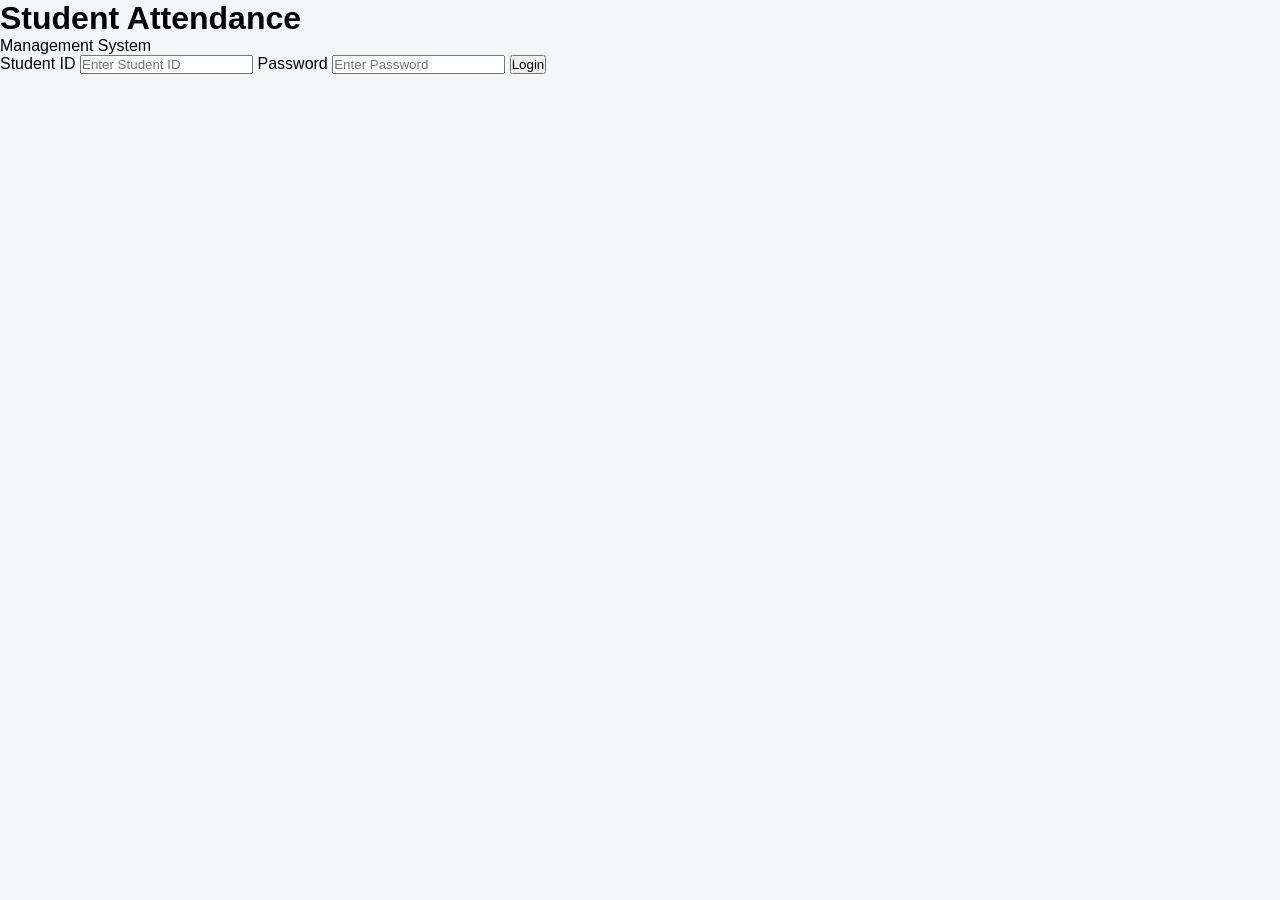
<file: index.html>
<!DOCTYPE html>
<title>Student Attendance Login</title>
<html lang="en">

<head>
    <meta charset="UTF-8">
    <meta name="viewport" content="width=device-width, initial-scale=1.0">

    <title>Student Attendance Login</title>

    <link rel="stylesheet" href="style.css">
</head>

<body>

    <div class="login-container">

        <h1>Student Attendance</h1>

        <p>Management System</p>

        <form id="loginForm">

            <label>Student ID</label>

            <input
                type="text"
                id="studentId"
                placeholder="Enter Student ID"
            >

            <label>Password</label>

            <input
                type="password"
                id="password"
                placeholder="Enter Password"
            >

            <button type="submit">Login</button>

            <p id="message"></p>

        </form>

    </div>


    <script>

        document.getElementById("loginForm").addEventListener("submit", function(event) {

            event.preventDefault();

            let studentId = document.getElementById("studentId").value;
            let password = document.getElementById("password").value;
            let message = document.getElementById("message");


            if (studentId === "" || password === "") {

                message.textContent = "Please enter Student ID and Password.";
                message.style.color = "red";

            }

            else if (studentId === "STU101" && password === "12345") {

                message.textContent = "Login successful!";
                message.style.color = "green";

                setTimeout(function() {
                    window.location.href = "dashboard.html";
                }, 800);

            }

            else {

                message.textContent = "Invalid Student ID or Password.";
                message.style.color = "red";

            }

        });

    </script>

</body>

</html>
</file>
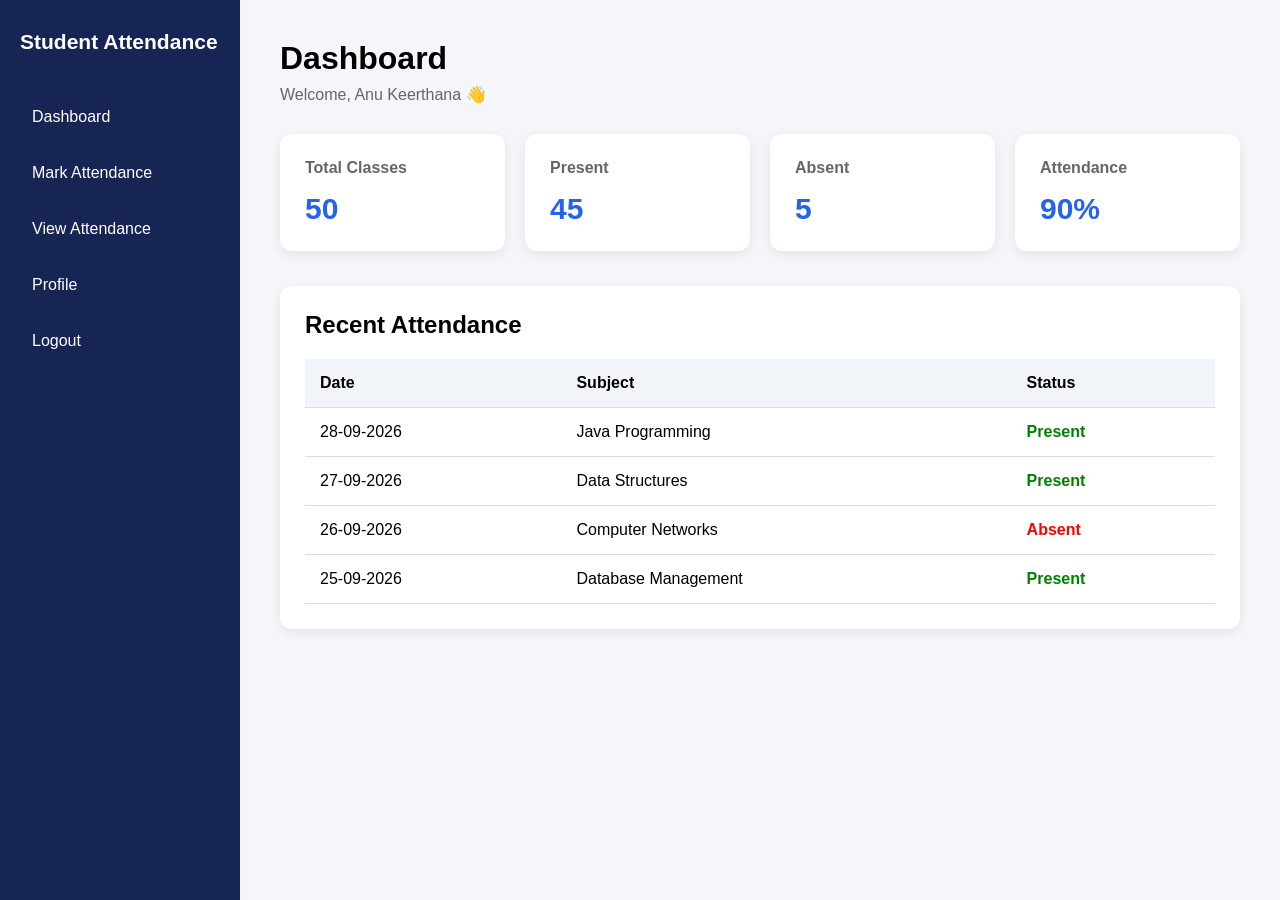
<file: dashboard.html>
<!DOCTYPE html>
<html lang="en">

<head>
    <meta charset="UTF-8">
    <meta name="viewport" content="width=device-width, initial-scale=1.0">

    <title>Student Dashboard</title>

    <link rel="stylesheet" href="style.css">
</head>

<body>

<div class="dashboard">

    <!-- Sidebar -->
    <div class="sidebar">

        <h2>Student Attendance</h2>

        <a href="dashboard.html">Dashboard</a>
        <a href="mark-attendance.html">Mark Attendance</a>
        <a href="view-attendance.html">View Attendance</a>
        <a href="profile.html">Profile</a>
        <a href="index.html">Logout</a>

    </div>


    <!-- Main Content -->
    <div class="main-content">

        <h1>Dashboard</h1>

        <p class="welcome">
            Welcome, Anu Keerthana 👋
        </p>


        <!-- Attendance Cards -->
        <div class="cards">

            <div class="card">
                <h3>Total Classes</h3>
                <p>50</p>
            </div>

            <div class="card">
                <h3>Present</h3>
                <p>45</p>
            </div>

            <div class="card">
                <h3>Absent</h3>
                <p>5</p>
            </div>

            <div class="card">
                <h3>Attendance</h3>
                <p>90%</p>
            </div>

        </div>


        <!-- Recent Attendance -->
        <div class="attendance-box">

            <h2>Recent Attendance</h2>

            <table>

                <tr>
                    <th>Date</th>
                    <th>Subject</th>
                    <th>Status</th>
                </tr>

                <tr>
                    <td>28-09-2026</td>
                    <td>Java Programming</td>
                    <td class="present">Present</td>
                </tr>

                <tr>
                    <td>27-09-2026</td>
                    <td>Data Structures</td>
                    <td class="present">Present</td>
                </tr>

                <tr>
                    <td>26-09-2026</td>
                    <td>Computer Networks</td>
                    <td class="absent">Absent</td>
                </tr>

                <tr>
                    <td>25-09-2026</td>
                    <td>Database Management</td>
                    <td class="present">Present</td>
                </tr>

            </table>

        </div>

    </div>

</div>

</body>
</html>
</file>
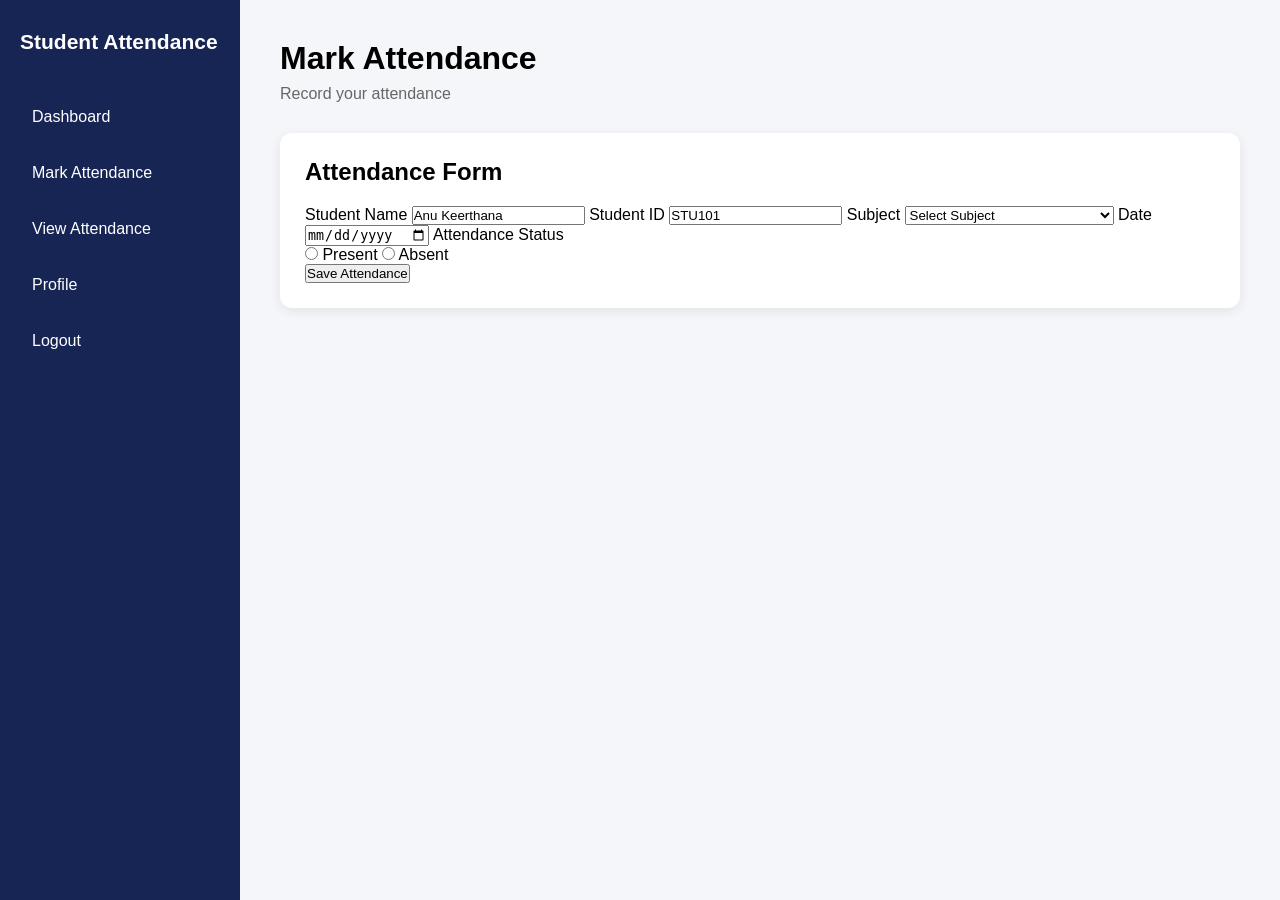
<file: mark-attendance.html>
<!DOCTYPE html>
<html lang="en">
<head>
    <meta charset="UTF-8">
    <meta name="viewport" content="width=device-width, initial-scale=1.0">
    <title>Mark Attendance</title>
    <link rel="stylesheet" href="style.css">
</head>

<body>

<div class="dashboard">

    <!-- Sidebar -->
    <div class="sidebar">
        <h2>Student Attendance</h2>

        <a href="dashboard.html">Dashboard</a>
        <a href="mark-attendance.html">Mark Attendance</a>
        <a href="view-attendance.html">View Attendance</a>
        <a href="profile.html">Profile</a>
        <a href="index.html">Logout</a>
    </div>

    <!-- Main Content -->
    <div class="main-content">

        <h1>Mark Attendance</h1>
        <p class="welcome">Record your attendance</p>

        <div class="attendance-box">

            <h2>Attendance Form</h2>

            <form id="attendanceForm">

                <label>Student Name</label>
                <input type="text" value="Anu Keerthana" readonly>

                <label>Student ID</label>
                <input type="text" value="STU101" readonly>

                <label>Subject</label>
                <select id="subject">
                    <option value="">Select Subject</option>
                    <option>Java Programming</option>
                    <option>Data Structures</option>
                    <option>Computer Networks</option>
                    <option>Database Management System</option>
                </select>

                <label>Date</label>
                <input type="date" id="date">

                <label>Attendance Status</label>

                <div class="status-options">
                    <label>
                        <input type="radio" name="status" value="Present">
                        Present
                    </label>

                    <label>
                        <input type="radio" name="status" value="Absent">
                        Absent
                    </label>
                </div>

                <button type="submit">Save Attendance</button>

                <p id="attendanceMessage"></p>

            </form>

        </div>

    </div>

</div>

<script>

document.getElementById("attendanceForm").addEventListener("submit", function(event) {

    event.preventDefault();

    let subject = document.getElementById("subject").value;
    let date = document.getElementById("date").value;
    let status = document.querySelector('input[name="status"]:checked');
    let message = document.getElementById("attendanceMessage");

    if (subject === "" || date === "" || status === null) {

        message.textContent = "Please fill all attendance details.";
        message.style.color = "red";

    } else {

        message.textContent = "Attendance saved successfully!";
        message.style.color = "green";

    }

});

</script>

</body>
</html>
</file>
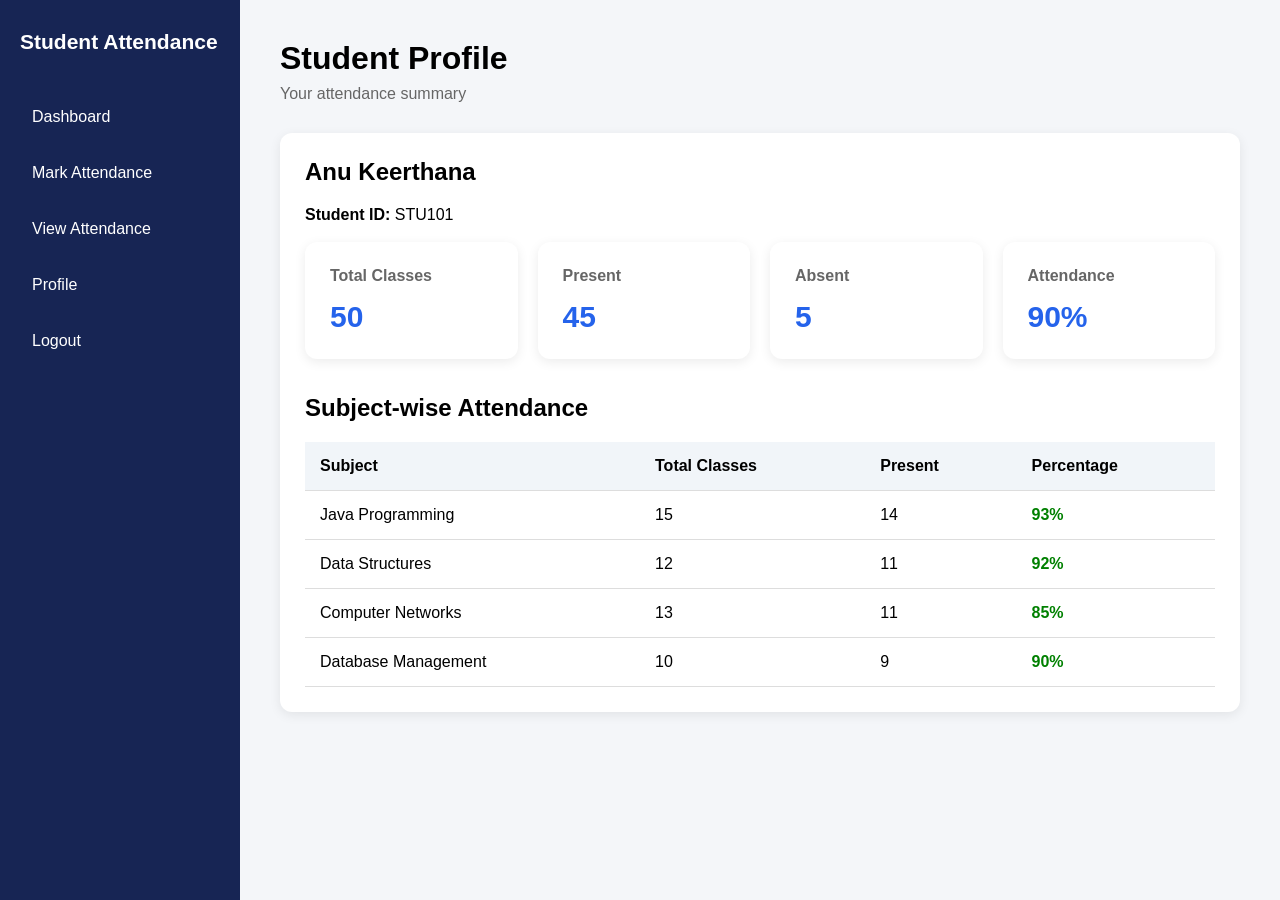
<file: profile.html>
<!DOCTYPE html>
<html lang="en">

<head>
    <meta charset="UTF-8">
    <meta name="viewport" content="width=device-width, initial-scale=1.0">
    <title>Student Profile</title>

    <link rel="stylesheet" href="style.css">
</head>

<body>

<div class="dashboard">

    <!-- Sidebar -->
    <div class="sidebar">

        <h2>Student Attendance</h2>

        <a href="dashboard.html">Dashboard</a>
        <a href="mark-attendance.html">Mark Attendance</a>
        <a href="view-attendance.html">View Attendance</a>
        <a href="profile.html">Profile</a>
        <a href="index.html">Logout</a>

    </div>


    <!-- Main Content -->
    <div class="main-content">

        <h1>Student Profile</h1>

        <p class="welcome">
            Your attendance summary
        </p>


        <!-- Student Details -->
        <div class="attendance-box">

            <h2>Anu Keerthana</h2>

            <p>
                <strong>Student ID:</strong> STU101
            </p>

            <br>


            <!-- Attendance Cards -->
            <div class="cards">

                <div class="card">
                    <h3>Total Classes</h3>
                    <p>50</p>
                </div>


                <div class="card">
                    <h3>Present</h3>
                    <p>45</p>
                </div>


                <div class="card">
                    <h3>Absent</h3>
                    <p>5</p>
                </div>


                <div class="card">
                    <h3>Attendance</h3>
                    <p>90%</p>
                </div>

            </div>


            <!-- Subject Attendance -->
            <h2>Subject-wise Attendance</h2>

            <table>

                <tr>
                    <th>Subject</th>
                    <th>Total Classes</th>
                    <th>Present</th>
                    <th>Percentage</th>
                </tr>


                <tr>
                    <td>Java Programming</td>
                    <td>15</td>
                    <td>14</td>
                    <td class="present">93%</td>
                </tr>


                <tr>
                    <td>Data Structures</td>
                    <td>12</td>
                    <td>11</td>
                    <td class="present">92%</td>
                </tr>


                <tr>
                    <td>Computer Networks</td>
                    <td>13</td>
                    <td>11</td>
                    <td class="present">85%</td>
                </tr>


                <tr>
                    <td>Database Management</td>
                    <td>10</td>
                    <td>9</td>
                    <td class="present">90%</td>
                </tr>

            </table>

        </div>

    </div>

</div>

</body>
</html>
</file>
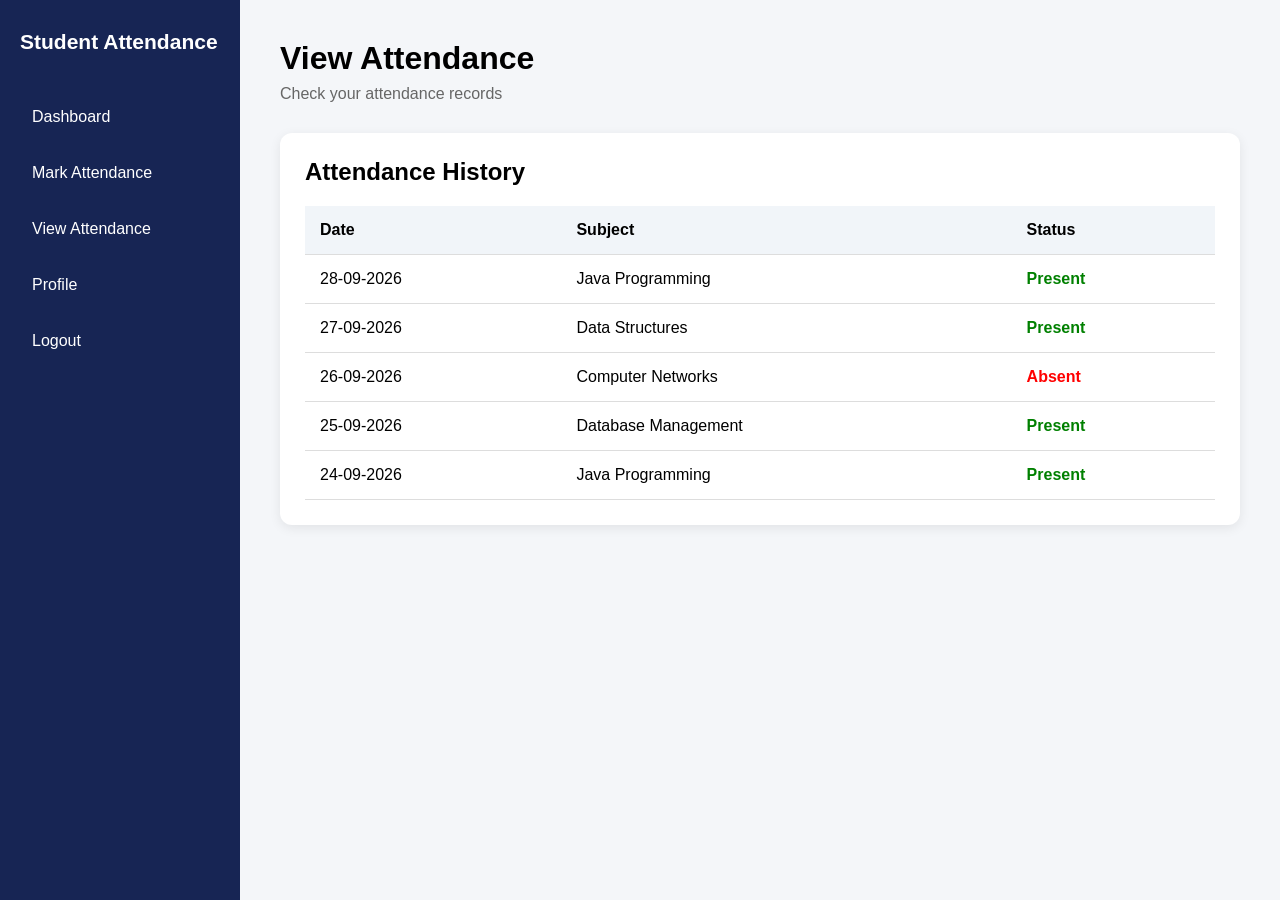
<file: view-attendance.html>
<!DOCTYPE html>
<html lang="en">
<head>
    <meta charset="UTF-8">
    <meta name="viewport" content="width=device-width, initial-scale=1.0">
    <title>View Attendance</title>
    <link rel="stylesheet" href="style.css">
</head>

<body>

<div class="dashboard">

    <div class="sidebar">
        <h2>Student Attendance</h2>

        <a href="dashboard.html">Dashboard</a>
        <a href="mark-attendance.html">Mark Attendance</a>
        <a href="view-attendance.html">View Attendance</a>
        <a href="profile.html">Profile</a>
        <a href="index.html">Logout</a>
    </div>

    <div class="main-content">

        <h1>View Attendance</h1>
        <p class="welcome">Check your attendance records</p>

        <div class="attendance-box">

            <h2>Attendance History</h2>

            <table>
                <tr>
                    <th>Date</th>
                    <th>Subject</th>
                    <th>Status</th>
                </tr>

                <tr>
                    <td>28-09-2026</td>
                    <td>Java Programming</td>
                    <td class="present">Present</td>
                </tr>

                <tr>
                    <td>27-09-2026</td>
                    <td>Data Structures</td>
                    <td class="present">Present</td>
                </tr>

                <tr>
                    <td>26-09-2026</td>
                    <td>Computer Networks</td>
                    <td class="absent">Absent</td>
                </tr>

                <tr>
                    <td>25-09-2026</td>
                    <td>Database Management</td>
                    <td class="present">Present</td>
                </tr>

                <tr>
                    <td>24-09-2026</td>
                    <td>Java Programming</td>
                    <td class="present">Present</td>
                </tr>

            </table>

        </div>

    </div>

</div>

</body>
</html>
</file>
<file: style.css>
* {
    margin: 0;
    padding: 0;
    box-sizing: border-box;
}

body {
    font-family: Arial, sans-serif;
    background: #f4f6f9;
}

.dashboard {
    display: flex;
    min-height: 100vh;
}

/* Sidebar */
.sidebar {
    width: 240px;
    background: #172554;
    color: white;
    padding: 30px 20px;
}

.sidebar h2 {
    font-size: 21px;
    margin-bottom: 40px;
}

.sidebar a {
    display: block;
    color: white;
    text-decoration: none;
    padding: 14px 12px;
    margin-bottom: 10px;
    border-radius: 8px;
}

.sidebar a:hover {
    background: #2563eb;
}

/* Main Content */
.main-content {
    flex: 1;
    padding: 40px;
}

.main-content h1 {
    font-size: 32px;
    margin-bottom: 8px;
}

.welcome {
    color: #666;
    margin-bottom: 30px;
}

/* Cards */
.cards {
    display: grid;
    grid-template-columns: repeat(4, 1fr);
    gap: 20px;
    margin-bottom: 35px;
}

.card {
    background: white;
    padding: 25px;
    border-radius: 12px;
    box-shadow: 0 3px 12px rgba(0, 0, 0, 0.08);
}

.card h3 {
    color: #666;
    font-size: 16px;
    margin-bottom: 15px;
}

.card p {
    font-size: 30px;
    font-weight: bold;
    color: #2563eb;
}

/* Attendance Table */
.attendance-box {
    background: white;
    padding: 25px;
    border-radius: 12px;
    box-shadow: 0 3px 12px rgba(0, 0, 0, 0.08);
}

.attendance-box h2 {
    margin-bottom: 20px;
}

table {
    width: 100%;
    border-collapse: collapse;
}

th,
td {
    padding: 15px;
    text-align: left;
    border-bottom: 1px solid #ddd;
}

th {
    background: #f1f5f9;
}

.present {
    color: green;
    font-weight: bold;
}

.absent {
    color: red;
    font-weight: bold;
}
</file>
